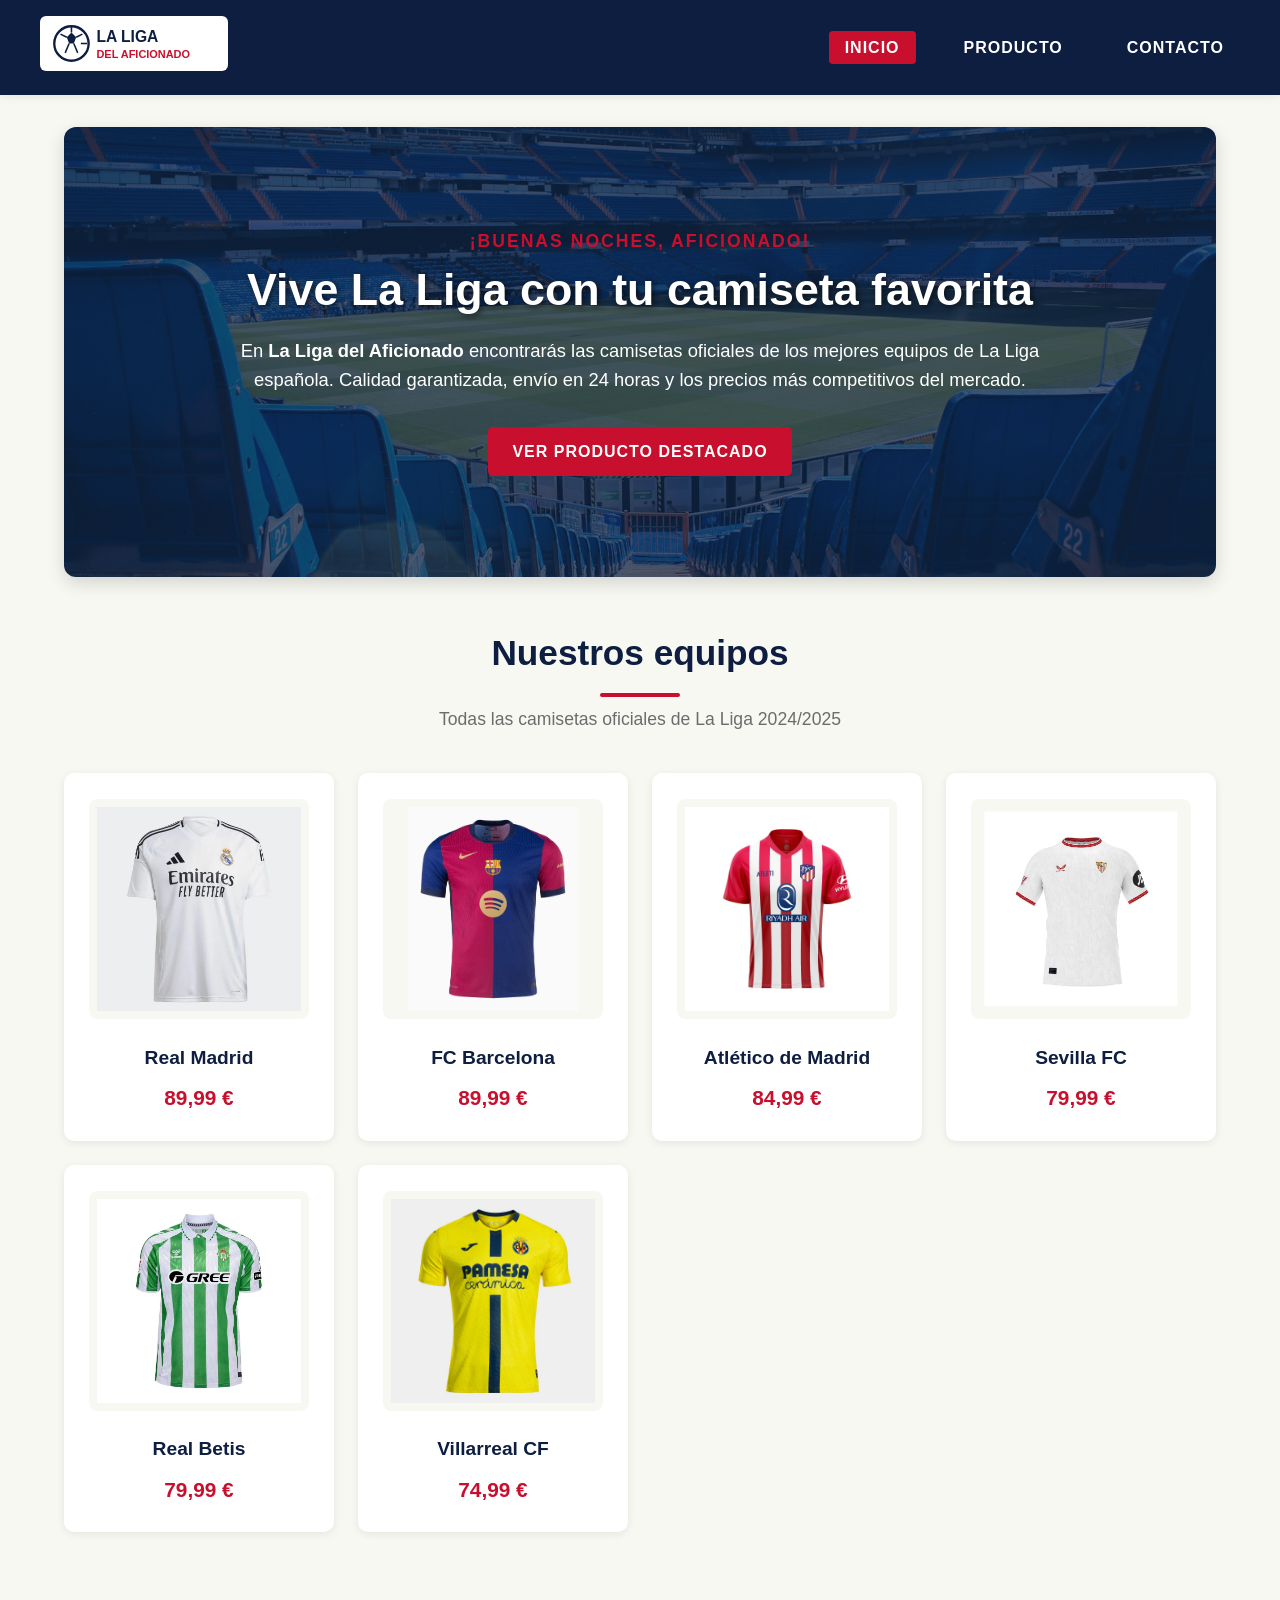
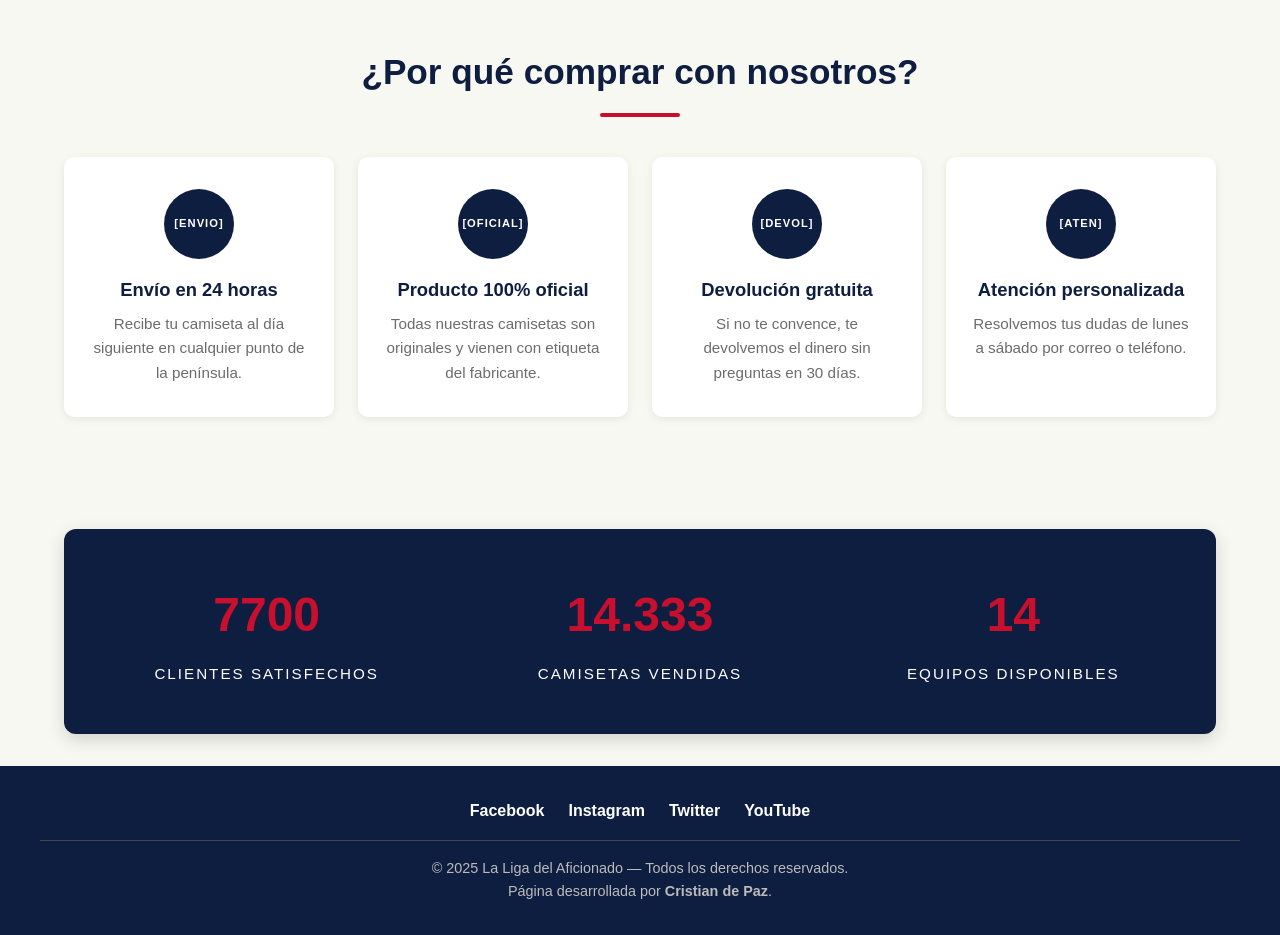
<file: index.html>
<!DOCTYPE html>
<html lang="es">
<head>
    <meta charset="UTF-8">
    <meta name="viewport" content="width=device-width, initial-scale=1.0">
    <title>La Liga del Aficionado | Camisetas oficiales de La Liga</title>
    <meta name="description" content="Tienda online de camisetas de fútbol de los equipos de La Liga española.">
    <meta name="author" content="Cristian de Paz">
    <meta name="keywords" content="ASIR, fútbol, camisetas, La Liga, tienda online, Real Madrid, FC Barcelona, Atlético de Madrid, Sevilla, Real Betis, Villarreal, equipaciones, fútbol español, HTML, CSS, JavaScript">

    <!-- Hojas de estilo: la común y la específica de la portada -->
    <link rel="stylesheet" href="css/comunes.css">
    <link rel="stylesheet" href="css/portada.css">
</head>
<body>

    <!-- ========== CABECERA Y NAVEGACIÓN ========== -->
    <header class="cabecera-principal">
        <div class="contenedor-cabecera">
            <a href="index.html">
                <img src="assets/logo.svg" alt="Logo de La Liga del Aficionado" class="logo-tienda">
            </a>
            <nav>
                <ul class="menu-navegacion">
                    <li><a href="index.html" class="activo">Inicio</a></li>
                    <li><a href="producto.html">Producto</a></li>
                    <li><a href="contacto.html">Contacto</a></li>
                </ul>
            </nav>
        </div>
    </header>

    <!-- ========== CONTENIDO PRINCIPAL ========== -->
    <main class="contenido-principal">

        <!-- Sección Hero: bienvenida e imagen de fondo -->
        <section class="seccion-hero">
            <div class="contenido-hero">
                <p class="saludo-dinamico" id="saludo-dinamico">¡Bienvenido!</p>
                <h1 class="titulo-hero">Vive La Liga con tu camiseta favorita</h1>
                <p class="texto-hero">
                    En <strong>La Liga del Aficionado</strong> encontrarás las camisetas oficiales
                    de los mejores equipos de La Liga española. Calidad garantizada, envío en 24 horas
                    y los precios más competitivos del mercado.
                </p>
                <a href="producto.html" class="boton">Ver producto destacado</a>
            </div>
        </section>

        <!-- Sección de equipos destacados -->
        <section class="seccion-equipos">
            <h2 class="titulo-seccion">Nuestros equipos</h2>
            <p class="subtitulo-seccion">Todas las camisetas oficiales de La Liga 2024/2025</p>

            <div class="rejilla-equipos">

                <article class="tarjeta-equipo">
                    <img src="assets/camiseta-real-madrid.webp" alt="Camiseta del Real Madrid" class="imagen-camiseta">
                    <h3>Real Madrid</h3>
                    <p class="precio-tarjeta">89,99 €</p>
                </article>

                <article class="tarjeta-equipo">
                    <img src="assets/camiseta-barcelona.webp" alt="Camiseta del FC Barcelona" class="imagen-camiseta">
                    <h3>FC Barcelona</h3>
                    <p class="precio-tarjeta">89,99 €</p>
                </article>

                <article class="tarjeta-equipo">
                    <img src="assets/camiseta-atletico.jpg" alt="Camiseta del Atlético de Madrid" class="imagen-camiseta">
                    <h3>Atlético de Madrid</h3>
                    <p class="precio-tarjeta">84,99 €</p>
                </article>

                <article class="tarjeta-equipo">
                    <img src="assets/camiseta-sevilla.png" alt="Camiseta del Sevilla FC" class="imagen-camiseta">
                    <h3>Sevilla FC</h3>
                    <p class="precio-tarjeta">79,99 €</p>
                </article>

                <article class="tarjeta-equipo">
                    <img src="assets/camiseta-betis.webp" alt="Camiseta del Real Betis" class="imagen-camiseta">
                    <h3>Real Betis</h3>
                    <p class="precio-tarjeta">79,99 €</p>
                </article>

                <article class="tarjeta-equipo">
                    <img src="assets/camiseta-villarreal.webp" alt="Camiseta del Villarreal CF" class="imagen-camiseta">
                    <h3>Villarreal CF</h3>
                    <p class="precio-tarjeta">74,99 €</p>
                </article>

            </div>
        </section>

        <!-- Sección de ventajas -->
        <section class="seccion-ventajas">
            <h2 class="titulo-seccion">¿Por qué comprar con nosotros?</h2>
            <div class="rejilla-ventajas">
                <div class="tarjeta-ventaja">
                    <div class="icono-ventaja">[ENVIO]</div>
                    <h3>Envío en 24 horas</h3>
                    <p>Recibe tu camiseta al día siguiente en cualquier punto de la península.</p>
                </div>
                <div class="tarjeta-ventaja">
                    <div class="icono-ventaja">[OFICIAL]</div>
                    <h3>Producto 100% oficial</h3>
                    <p>Todas nuestras camisetas son originales y vienen con etiqueta del fabricante.</p>
                </div>
                <div class="tarjeta-ventaja">
                    <div class="icono-ventaja">[DEVOL]</div>
                    <h3>Devolución gratuita</h3>
                    <p>Si no te convence, te devolvemos el dinero sin preguntas en 30 días.</p>
                </div>
                <div class="tarjeta-ventaja">
                    <div class="icono-ventaja">[ATEN]</div>
                    <h3>Atención personalizada</h3>
                    <p>Resolvemos tus dudas de lunes a sábado por correo o teléfono.</p>
                </div>
            </div>
        </section>

        <!-- Sección de contadores -->
        <section class="seccion-contadores">
            <div class="contador">
                <span class="numero-contador" id="contador-clientes" data-objetivo="10500">0</span>
                <p>Clientes satisfechos</p>
            </div>
            <div class="contador">
                <span class="numero-contador" id="contador-camisetas" data-objetivo="20000">0</span>
                <p>Camisetas vendidas</p>
            </div>
            <div class="contador">
                <span class="numero-contador" id="contador-equipos" data-objetivo="20">0</span>
                <p>Equipos disponibles</p>
            </div>
        </section>

    </main>

    <!-- ========== PIE DE PÁGINA ========== -->
    <footer class="pie-pagina">
        <div class="contenedor-pie">
            <ul class="redes-sociales">
                <li><a href="#">Facebook</a></li>
                <li><a href="#">Instagram</a></li>
                <li><a href="#">Twitter</a></li>
                <li><a href="#">YouTube</a></li>
            </ul>
            <p class="derechos-reservados">
                &copy; 2025 La Liga del Aficionado — Todos los derechos reservados.<br>
                Página desarrollada por <strong>Cristian de Paz</strong>.
            </p>
        </div>
    </footer>

    <!-- Script específico de la portada -->
    <script src="js/portada.js"></script>
</body>
</html>
</file>
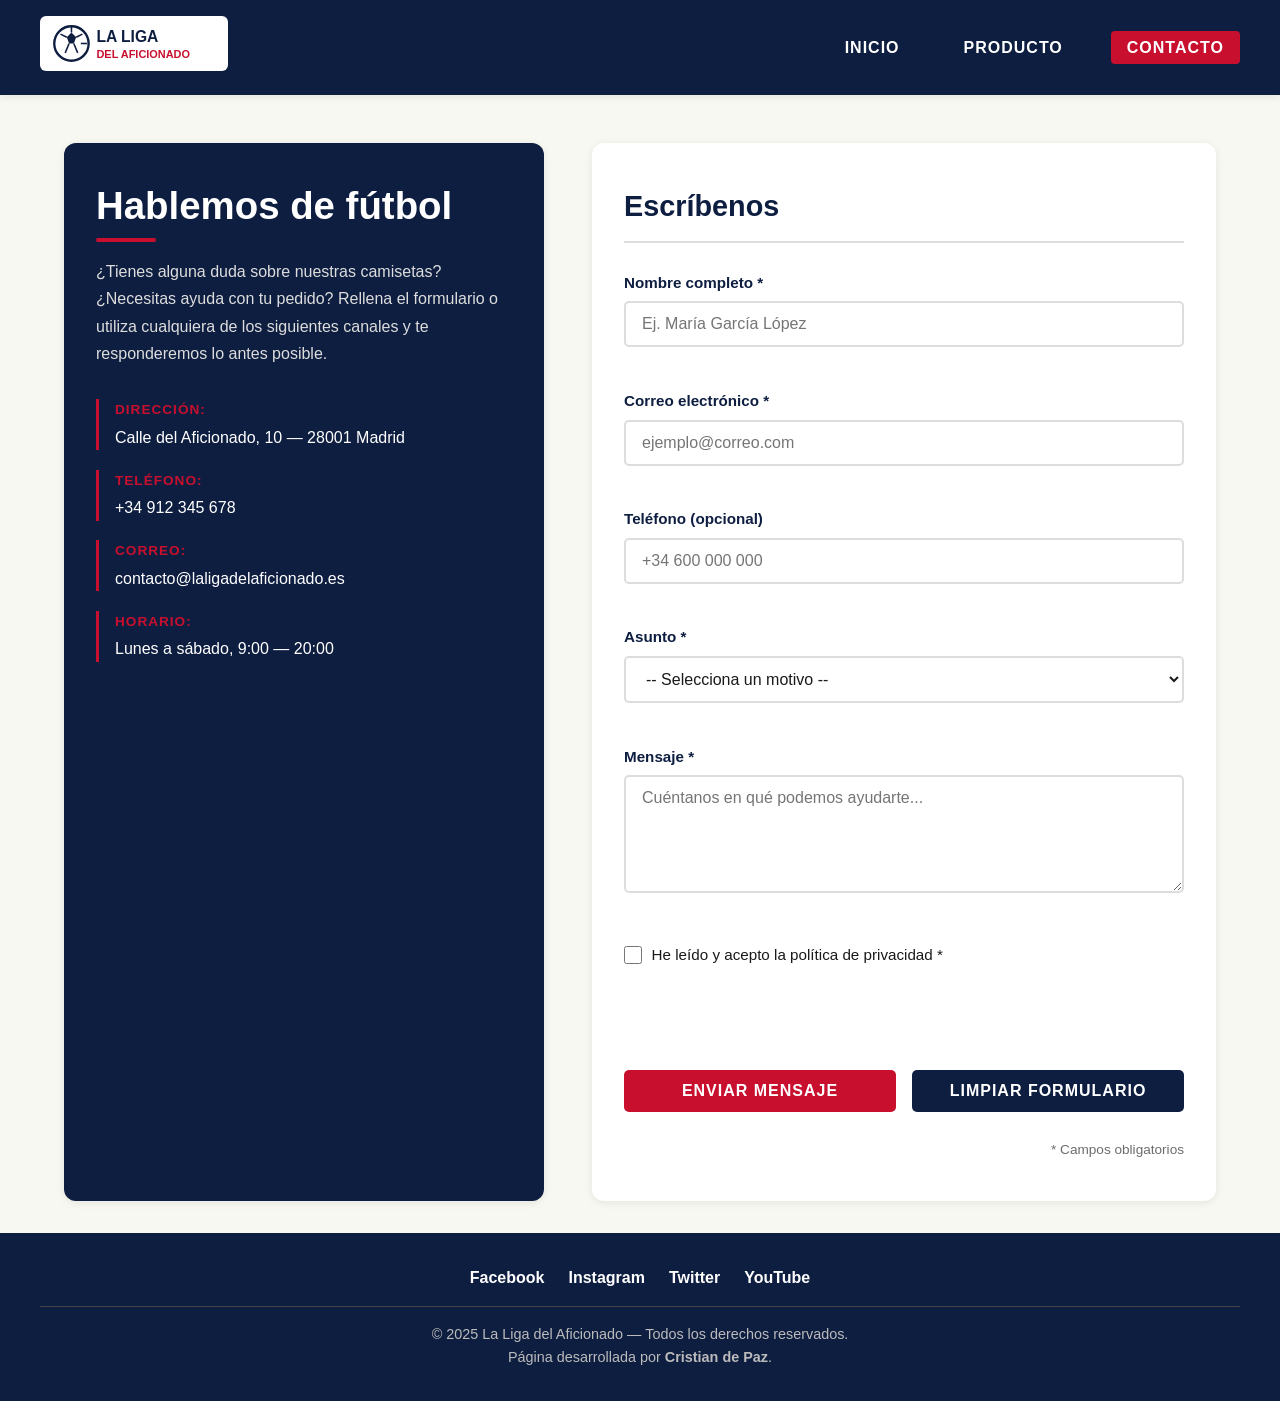
<file: contacto.html>
<!DOCTYPE html>
<html lang="es">
<head>
    <meta charset="UTF-8">
    <meta name="viewport" content="width=device-width, initial-scale=1.0">
    <title>Contacto | La Liga del Aficionado</title>
    <meta name="description" content="Ponte en contacto con La Liga del Aficionado. Atendemos tus dudas en menos de 24 horas.">
    <meta name="author" content="Cristian de Paz">
    <meta name="keywords" content="ASIR, fútbol, camisetas, La Liga, contacto, atención al cliente, formulario, dudas, soporte, tienda online, HTML, CSS, JavaScript">

    <!-- Hojas de estilo: la común y la específica del contacto -->
    <link rel="stylesheet" href="css/comunes.css">
    <link rel="stylesheet" href="css/contacto.css">
</head>
<body>

    <!-- ========== CABECERA Y NAVEGACIÓN ========== -->
    <header class="cabecera-principal">
        <div class="contenedor-cabecera">
            <a href="index.html">
                <img src="assets/logo.svg" alt="Logo de La Liga del Aficionado" class="logo-tienda">
            </a>
            <nav>
                <ul class="menu-navegacion">
                    <li><a href="index.html">Inicio</a></li>
                    <li><a href="producto.html">Producto</a></li>
                    <li><a href="contacto.html" class="activo">Contacto</a></li>
                </ul>
            </nav>
        </div>
    </header>

    <!-- ========== CONTENIDO PRINCIPAL ========== -->
    <main class="contenido-principal">

        <section class="seccion-contacto">

            <!-- Información de contacto -->
            <div class="informacion-contacto">
                <h1 class="titulo-contacto">Hablemos de fútbol</h1>
                <p class="texto-contacto">
                    ¿Tienes alguna duda sobre nuestras camisetas? ¿Necesitas ayuda con tu pedido?
                    Rellena el formulario o utiliza cualquiera de los siguientes canales y te
                    responderemos lo antes posible.
                </p>

                <ul class="lista-datos-contacto">
                    <li>
                        <span class="etiqueta-dato">Dirección:</span>
                        <span>Calle del Aficionado, 10 — 28001 Madrid</span>
                    </li>
                    <li>
                        <span class="etiqueta-dato">Teléfono:</span>
                        <span>+34 912 345 678</span>
                    </li>
                    <li>
                        <span class="etiqueta-dato">Correo:</span>
                        <span>contacto@laligadelaficionado.es</span>
                    </li>
                    <li>
                        <span class="etiqueta-dato">Horario:</span>
                        <span>Lunes a sábado, 9:00 — 20:00</span>
                    </li>
                </ul>
            </div>

            <!-- Formulario de contacto -->
            <form class="formulario-contacto"
                  id="formulario-contacto"
                  novalidate>
                <h2 class="titulo-formulario">Escríbenos</h2>

                <!-- Nombre -->
                <div class="grupo-campo">
                    <label for="campo-nombre">Nombre completo *</label>
                    <input type="text"
                           id="campo-nombre"
                           name="nombre"
                           placeholder="Ej. María García López">
                    <span class="error-campo" id="error-nombre"></span>
                </div>

                <!-- Correo electrónico -->
                <div class="grupo-campo">
                    <label for="campo-email">Correo electrónico *</label>
                    <input type="email"
                           id="campo-email"
                           name="email"
                           placeholder="ejemplo@correo.com">
                    <span class="error-campo" id="error-email"></span>
                </div>

                <!-- Teléfono (opcional) -->
                <div class="grupo-campo">
                    <label for="campo-telefono">Teléfono (opcional)</label>
                    <input type="tel"
                           id="campo-telefono"
                           name="telefono"
                           placeholder="+34 600 000 000">
                    <span class="error-campo" id="error-telefono"></span>
                </div>

                <!-- Asunto -->
                <div class="grupo-campo">
                    <label for="campo-asunto">Asunto *</label>
                    <select id="campo-asunto" name="asunto">
                        <option value="">-- Selecciona un motivo --</option>
                        <option value="pedido">Consulta sobre un pedido</option>
                        <option value="producto">Información de un producto</option>
                        <option value="devolucion">Devolución o cambio</option>
                        <option value="sugerencia">Sugerencia o queja</option>
                        <option value="otro">Otro</option>
                    </select>
                    <span class="error-campo" id="error-asunto"></span>
                </div>

                <!-- Mensaje -->
                <div class="grupo-campo">
                    <label for="campo-mensaje">Mensaje *</label>
                    <textarea id="campo-mensaje"
                              name="mensaje"
                              rows="5"
                              placeholder="Cuéntanos en qué podemos ayudarte..."></textarea>
                    <span class="error-campo" id="error-mensaje"></span>
                </div>

                <!-- Política de privacidad -->
                <div class="grupo-checkbox">
                    <input type="checkbox" id="campo-politica" name="politica">
                    <label for="campo-politica">
                        He leído y acepto la política de privacidad *
                    </label>
                    <span class="error-campo" id="error-politica"></span>
                </div>

                <!-- Mensaje global de éxito o error -->
                <p class="mensaje-global" id="mensaje-global"></p>

                <!-- Botones -->
                <div class="botones-formulario">
                    <button type="submit" class="boton" id="boton-enviar">Enviar mensaje</button>
                    <button type="reset" class="boton boton-secundario" id="boton-limpiar">Limpiar formulario</button>
                </div>

                <p class="nota-obligatorios">* Campos obligatorios</p>
            </form>

        </section>

    </main>

    <!-- ========== PIE DE PÁGINA ========== -->
    <footer class="pie-pagina">
        <div class="contenedor-pie">
            <ul class="redes-sociales">
                <li><a href="#">Facebook</a></li>
                <li><a href="#">Instagram</a></li>
                <li><a href="#">Twitter</a></li>
                <li><a href="#">YouTube</a></li>
            </ul>
            <p class="derechos-reservados">
                &copy; 2025 La Liga del Aficionado — Todos los derechos reservados.<br>
                Página desarrollada por <strong>Cristian de Paz</strong>.
            </p>
        </div>
    </footer>

    <!-- Script específico del formulario de contacto -->
    <script src="js/contacto.js"></script>
</body>
</html>
</file>
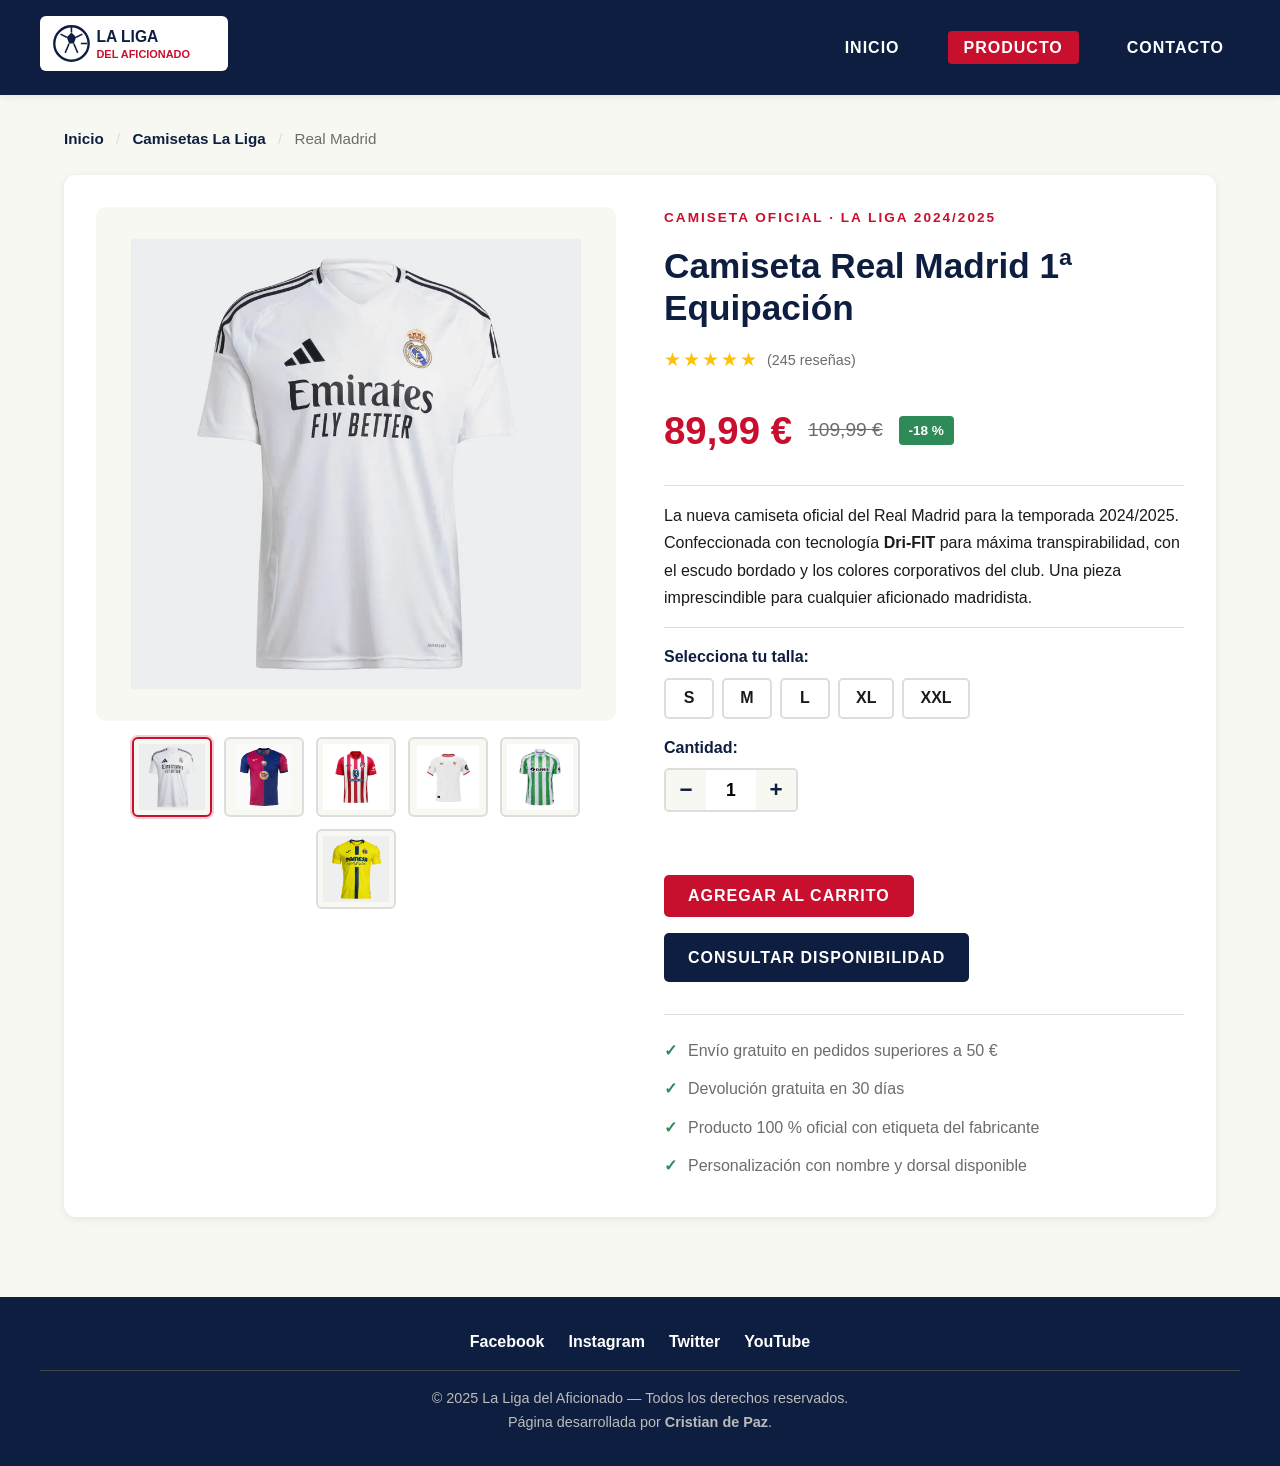
<file: producto.html>
<!DOCTYPE html>
<html lang="es">
<head>
    <meta charset="UTF-8">
    <meta name="viewport" content="width=device-width, initial-scale=1.0">
    <title>Camiseta Real Madrid 2024/2025 | La Liga del Aficionado</title>
    <meta name="description" content="Camiseta oficial del Real Madrid temporada 2024/2025. Disponible en todas las tallas.">
    <meta name="author" content="Cristian de Paz">
    <meta name="keywords" content="ASIR, fútbol, camisetas, La Liga, Real Madrid, equipación 2024/2025, tienda online, talla, dorsal, primera equipación, comprar camiseta, HTML, CSS, JavaScript">

    <!-- Hojas de estilo: la común y la específica del producto -->
    <link rel="stylesheet" href="css/comunes.css">
    <link rel="stylesheet" href="css/producto.css">
</head>
<body>

    <!-- ========== CABECERA Y NAVEGACIÓN ========== -->
    <header class="cabecera-principal">
        <div class="contenedor-cabecera">
            <a href="index.html">
                <img src="assets/logo.svg" alt="Logo de La Liga del Aficionado" class="logo-tienda">
            </a>
            <nav>
                <ul class="menu-navegacion">
                    <li><a href="index.html">Inicio</a></li>
                    <li><a href="producto.html" class="activo">Producto</a></li>
                    <li><a href="contacto.html">Contacto</a></li>
                </ul>
            </nav>
        </div>
    </header>

    <!-- ========== CONTENIDO PRINCIPAL ========== -->
    <main class="contenido-principal">

        <!-- Migas de pan (breadcrumb) -->
        <nav class="migas-pan">
            <a href="index.html">Inicio</a>
            <span class="separador-migas">/</span>
            <a href="index.html">Camisetas La Liga</a>
            <span class="separador-migas">/</span>
            <span>Real Madrid</span>
        </nav>

        <!-- Detalle del producto -->
        <section class="detalle-producto">

            <!-- Galería de imágenes -->
            <div class="galeria-producto">
                <div class="imagen-principal-wrapper">
                    <img src="assets/camiseta-real-madrid.webp"
                         alt="Camiseta del Real Madrid 2024/2025"
                         id="imagen-principal-producto"
                         class="imagen-principal-producto">
                </div>

                <!-- Miniaturas de otros equipos como sugerencia -->
                <div class="miniaturas-galeria">
                    <img src="assets/camiseta-real-madrid.webp"
                         alt="Vista frontal"
                         class="miniatura-galeria activa"
                         data-imagen="assets/camiseta-real-madrid.webp">
                    <img src="assets/camiseta-barcelona.webp"
                         alt="Camiseta del Barcelona"
                         class="miniatura-galeria"
                         data-imagen="assets/camiseta-barcelona.webp">
                    <img src="assets/camiseta-atletico.jpg"
                         alt="Camiseta del Atlético"
                         class="miniatura-galeria"
                         data-imagen="assets/camiseta-atletico.jpg">
                    <img src="assets/camiseta-sevilla.png"
                         alt="Camiseta del Sevilla"
                         class="miniatura-galeria"
                         data-imagen="assets/camiseta-sevilla.png">
                    <img src="assets/camiseta-betis.webp"
                         alt="Camiseta del Real Betis"
                         class="miniatura-galeria"
                         data-imagen="assets/camiseta-betis.webp">
                    <img src="assets/camiseta-villarreal.webp"
                         alt="Camiseta del Villarreal"
                         class="miniatura-galeria"
                         data-imagen="assets/camiseta-villarreal.webp">
                </div>
            </div>

            <!-- Información del producto -->
            <div class="informacion-producto">
                <p class="categoria-producto">Camiseta oficial · La Liga 2024/2025</p>
                <h1 class="nombre-producto">Camiseta Real Madrid 1ª Equipación</h1>

                <div class="valoracion-producto">
                    <span class="estrellas">★★★★★</span>
                    <span class="numero-resenas">(245 reseñas)</span>
                </div>

                <p class="precio-producto">
                    <span class="precio-actual">89,99 €</span>
                    <span class="precio-anterior">109,99 €</span>
                    <span class="etiqueta-rebaja">-18 %</span>
                </p>

                <p class="descripcion-producto">
                    La nueva camiseta oficial del Real Madrid para la temporada 2024/2025.
                    Confeccionada con tecnología <strong>Dri-FIT</strong> para máxima
                    transpirabilidad, con el escudo bordado y los colores corporativos
                    del club. Una pieza imprescindible para cualquier aficionado madridista.
                </p>

                <!-- Selector de talla -->
                <div class="selector-tallas">
                    <p class="etiqueta-selector">Selecciona tu talla:</p>
                    <div class="lista-tallas" id="lista-tallas">
                        <button class="boton-talla" data-talla="S">S</button>
                        <button class="boton-talla" data-talla="M">M</button>
                        <button class="boton-talla" data-talla="L">L</button>
                        <button class="boton-talla" data-talla="XL">XL</button>
                        <button class="boton-talla" data-talla="XXL">XXL</button>
                    </div>
                </div>

                <!-- Selector de cantidad -->
                <div class="selector-cantidad">
                    <p class="etiqueta-selector">Cantidad:</p>
                    <div class="control-cantidad">
                        <button class="boton-cantidad" id="boton-restar" type="button">−</button>
                        <input type="text" id="entrada-cantidad" value="1" readonly>
                        <button class="boton-cantidad" id="boton-sumar" type="button">+</button>
                    </div>
                </div>

                <!-- Aviso para mostrar mensajes al usuario -->
                <p class="mensaje-aviso" id="mensaje-aviso"></p>

                <!-- Botones de acción -->
                <div class="botones-accion">
                    <button class="boton" id="boton-agregar-carrito">Agregar al carrito</button>
                    <a href="contacto.html" class="boton boton-secundario">Consultar disponibilidad</a>
                </div>

                <!-- Información extra -->
                <ul class="lista-caracteristicas">
                    <li>Envío gratuito en pedidos superiores a 50 €</li>
                    <li>Devolución gratuita en 30 días</li>
                    <li>Producto 100 % oficial con etiqueta del fabricante</li>
                    <li>Personalización con nombre y dorsal disponible</li>
                </ul>
            </div>

        </section>

    </main>

    <!-- ========== PIE DE PÁGINA ========== -->
    <footer class="pie-pagina">
        <div class="contenedor-pie">
            <ul class="redes-sociales">
                <li><a href="#">Facebook</a></li>
                <li><a href="#">Instagram</a></li>
                <li><a href="#">Twitter</a></li>
                <li><a href="#">YouTube</a></li>
            </ul>
            <p class="derechos-reservados">
                &copy; 2025 La Liga del Aficionado — Todos los derechos reservados.<br>
                Página desarrollada por <strong>Cristian de Paz</strong>.
            </p>
        </div>
    </footer>

    <!-- Script específico de la página de producto -->
    <script src="js/producto.js"></script>
</body>
</html>
</file>
<file: css/comunes.css>
/* =========================================================
   ESTILOS COMUNES — La Liga del Aficionado
   Hoja de estilos compartida por las tres páginas:
   contiene la paleta de colores, tipografía, cabecera,
   barra de navegación y pie de página.
   ========================================================= */

/* --- Reinicio básico de márgenes y bordes --- */
* {
    margin: 0;
    padding: 0;
    box-sizing: border-box;
}

/* --- Variables globales (paleta de la tienda) --- */
:root {
    --color-principal: #0E1E40;   /* Azul marino tipo escudo */
    --color-acento: #C8102E;      /* Rojo La Liga */
    --color-secundario: #2E8B57;  /* Verde césped */
    --color-claro: #F8F8F2;       /* Blanco hueso (fondo) */
    --color-oscuro: #1A1A1A;      /* Casi negro (textos) */
    --color-gris: #6C6C6C;        /* Gris para textos secundarios */
    --color-borde: #DDD;
    --sombra-suave: 0 2px 8px rgba(0, 0, 0, 0.08);
    --sombra-fuerte: 0 6px 18px rgba(0, 0, 0, 0.15);
    --transicion: 0.25s ease-in-out;
}

/* --- Cuerpo de la página --- */
body {
    font-family: "Segoe UI", Tahoma, Geneva, Verdana, sans-serif;
    background-color: var(--color-claro);
    color: var(--color-oscuro);
    line-height: 1.6;
    min-height: 100vh;
    display: flex;
    flex-direction: column;
}

/* --- Cabecera --- */
.cabecera-principal {
    background-color: var(--color-principal);
    color: white;
    padding: 1rem 2rem;
    box-shadow: var(--sombra-suave);
    position: sticky;
    top: 0;
    z-index: 100;
}

.contenedor-cabecera {
    max-width: 1200px;
    margin: 0 auto;
    display: flex;
    justify-content: space-between;
    align-items: center;
    flex-wrap: wrap;
    gap: 1rem;
}

.logo-tienda {
    height: 55px;
    width: auto;
    background-color: white;
    border-radius: 6px;
    padding: 4px 8px;
}

/* --- Barra de navegación --- */
.menu-navegacion {
    display: flex;
    list-style: none;
    gap: 2rem;
}

.menu-navegacion a {
    color: white;
    text-decoration: none;
    font-weight: bold;
    font-size: 1rem;
    text-transform: uppercase;
    letter-spacing: 1px;
    padding: 0.5rem 1rem;
    border-radius: 4px;
    transition: var(--transicion);
}

.menu-navegacion a:hover {
    background-color: var(--color-acento);
    color: white;
}

.menu-navegacion a.activo {
    background-color: var(--color-acento);
}

/* --- Contenedor principal (main) --- */
.contenido-principal {
    flex: 1;
    max-width: 1200px;
    width: 100%;
    margin: 0 auto;
    padding: 2rem 1.5rem;
}

/* --- Botones genéricos --- */
.boton {
    display: inline-block;
    background-color: var(--color-acento);
    color: white;
    padding: 0.75rem 1.5rem;
    border: none;
    border-radius: 5px;
    font-size: 1rem;
    font-weight: bold;
    text-transform: uppercase;
    letter-spacing: 1px;
    cursor: pointer;
    text-decoration: none;
    transition: var(--transicion);
}

.boton:hover {
    background-color: #9B0C24;
    transform: translateY(-2px);
    box-shadow: var(--sombra-fuerte);
}

.boton-secundario {
    background-color: var(--color-principal);
}

.boton-secundario:hover {
    background-color: #061027;
}

/* --- Pie de página --- */
.pie-pagina {
    background-color: var(--color-principal);
    color: white;
    padding: 2rem 1rem;
    margin-top: auto;
    text-align: center;
}

.contenedor-pie {
    max-width: 1200px;
    margin: 0 auto;
    display: flex;
    flex-direction: column;
    gap: 1rem;
    align-items: center;
}

.redes-sociales {
    display: flex;
    gap: 1.5rem;
    list-style: none;
}

.redes-sociales a {
    color: white;
    text-decoration: none;
    font-weight: bold;
    transition: var(--transicion);
}

.redes-sociales a:hover {
    color: var(--color-acento);
}

.derechos-reservados {
    font-size: 0.9rem;
    color: #BBB;
    border-top: 1px solid #444;
    padding-top: 1rem;
    width: 100%;
}

/* --- Adaptación para pantallas pequeñas --- */
@media (max-width: 700px) {
    .contenedor-cabecera {
        flex-direction: column;
        text-align: center;
    }

    .menu-navegacion {
        gap: 0.5rem;
        flex-wrap: wrap;
        justify-content: center;
    }

    .menu-navegacion a {
        font-size: 0.85rem;
        padding: 0.4rem 0.7rem;
    }
}
</file>
<file: css/portada.css>
/* =========================================================
   ESTILOS DE LA PORTADA (index.html)
   Hero, rejilla de equipos, ventajas y contadores
   ========================================================= */

/* --- Sección Hero --- */
.seccion-hero {
    position: relative;
    min-height: 450px;
    border-radius: 12px;
    overflow: hidden;
    margin-bottom: 3rem;
    background-image:
        linear-gradient(rgba(14, 30, 64, 0.7), rgba(14, 30, 64, 0.7)),
        url('../assets/banner-portada.jpg');
    background-size: cover;
    background-position: center;
    display: flex;
    align-items: center;
    justify-content: center;
    color: white;
    text-align: center;
    padding: 3rem 2rem;
    box-shadow: var(--sombra-fuerte);
}

.contenido-hero {
    max-width: 800px;
}

.saludo-dinamico {
    font-size: 1.1rem;
    font-weight: bold;
    color: var(--color-acento);
    text-transform: uppercase;
    letter-spacing: 2px;
    margin-bottom: 0.5rem;
}

.titulo-hero {
    font-size: 2.8rem;
    margin-bottom: 1.2rem;
    text-shadow: 2px 2px 6px rgba(0, 0, 0, 0.6);
    line-height: 1.2;
}

.texto-hero {
    font-size: 1.15rem;
    margin-bottom: 2rem;
    line-height: 1.6;
}

/* --- Sección de equipos --- */
.seccion-equipos {
    margin-bottom: 4rem;
}

.titulo-seccion {
    font-size: 2.2rem;
    color: var(--color-principal);
    text-align: center;
    margin-bottom: 0.5rem;
    position: relative;
    padding-bottom: 1rem;
}

.titulo-seccion::after {
    content: '';
    position: absolute;
    bottom: 0;
    left: 50%;
    transform: translateX(-50%);
    width: 80px;
    height: 4px;
    background-color: var(--color-acento);
    border-radius: 2px;
}

.subtitulo-seccion {
    text-align: center;
    color: var(--color-gris);
    font-size: 1.1rem;
    margin-bottom: 2.5rem;
}

.rejilla-equipos {
    display: grid;
    grid-template-columns: repeat(auto-fit, minmax(220px, 1fr));
    gap: 1.5rem;
}

.tarjeta-equipo {
    background-color: white;
    border-radius: 10px;
    padding: 1.5rem 1rem;
    text-align: center;
    box-shadow: var(--sombra-suave);
    border: 2px solid transparent;
    transition: var(--transicion);
    cursor: pointer;
}

.tarjeta-equipo:hover {
    transform: translateY(-8px);
    box-shadow: var(--sombra-fuerte);
    border-color: var(--color-acento);
}

.imagen-camiseta {
    width: 100%;
    max-width: 220px;
    aspect-ratio: 1 / 1;
    object-fit: contain;
    background-color: var(--color-claro);
    border-radius: 8px;
    padding: 0.5rem;
    margin-bottom: 1rem;
}

.tarjeta-equipo h3 {
    color: var(--color-principal);
    font-size: 1.2rem;
    margin-bottom: 0.5rem;
}

.precio-tarjeta {
    color: var(--color-acento);
    font-weight: bold;
    font-size: 1.3rem;
}

/* --- Sección de ventajas --- */
.seccion-ventajas {
    margin-bottom: 4rem;
    padding: 3rem 0;
}

.rejilla-ventajas {
    display: grid;
    grid-template-columns: repeat(auto-fit, minmax(220px, 1fr));
    gap: 1.5rem;
    margin-top: 2.5rem;
}

.tarjeta-ventaja {
    background-color: white;
    padding: 2rem 1.5rem;
    border-radius: 10px;
    text-align: center;
    box-shadow: var(--sombra-suave);
    transition: var(--transicion);
}

.tarjeta-ventaja:hover {
    transform: translateY(-5px);
    box-shadow: var(--sombra-fuerte);
}

.icono-ventaja {
    background-color: var(--color-principal);
    color: white;
    width: 70px;
    height: 70px;
    border-radius: 50%;
    margin: 0 auto 1rem;
    display: flex;
    align-items: center;
    justify-content: center;
    font-size: 0.7rem;
    font-weight: bold;
    letter-spacing: 1px;
}

.tarjeta-ventaja h3 {
    color: var(--color-principal);
    margin-bottom: 0.5rem;
    font-size: 1.15rem;
}

.tarjeta-ventaja p {
    color: var(--color-gris);
    font-size: 0.95rem;
}

/* --- Sección de contadores --- */
.seccion-contadores {
    background-color: var(--color-principal);
    border-radius: 12px;
    padding: 3rem 2rem;
    display: grid;
    grid-template-columns: repeat(auto-fit, minmax(180px, 1fr));
    gap: 2rem;
    text-align: center;
    color: white;
    box-shadow: var(--sombra-fuerte);
}

.numero-contador {
    display: block;
    font-size: 3rem;
    font-weight: bold;
    color: var(--color-acento);
    margin-bottom: 0.5rem;
}

.contador p {
    text-transform: uppercase;
    letter-spacing: 2px;
    font-size: 0.95rem;
}

/* --- Adaptación móvil --- */
@media (max-width: 700px) {
    .titulo-hero {
        font-size: 1.8rem;
    }

    .texto-hero {
        font-size: 1rem;
    }

    .titulo-seccion {
        font-size: 1.6rem;
    }

    .numero-contador {
        font-size: 2.2rem;
    }
}
</file>
<file: css/contacto.css>
/* =========================================================
   ESTILOS DE LA PÁGINA DE CONTACTO (contacto.html)
   ========================================================= */

/* --- Contenedor general en dos columnas --- */
.seccion-contacto {
    display: grid;
    grid-template-columns: 1fr 1.3fr;
    gap: 3rem;
    margin-top: 1rem;
}

/* --- Información de contacto (columna izquierda) --- */
.informacion-contacto {
    background-color: var(--color-principal);
    color: white;
    padding: 2.5rem 2rem;
    border-radius: 12px;
    box-shadow: var(--sombra-suave);
}

.titulo-contacto {
    font-size: 2.4rem;
    margin-bottom: 1rem;
    line-height: 1.2;
}

.titulo-contacto::after {
    content: '';
    display: block;
    width: 60px;
    height: 4px;
    background-color: var(--color-acento);
    margin-top: 0.6rem;
    border-radius: 2px;
}

.texto-contacto {
    line-height: 1.7;
    margin-bottom: 2rem;
    color: #DDD;
}

.lista-datos-contacto {
    list-style: none;
    display: flex;
    flex-direction: column;
    gap: 1.2rem;
}

.lista-datos-contacto li {
    display: flex;
    flex-direction: column;
    gap: 0.25rem;
    padding-left: 1rem;
    border-left: 3px solid var(--color-acento);
}

.etiqueta-dato {
    font-weight: bold;
    text-transform: uppercase;
    font-size: 0.85rem;
    color: var(--color-acento);
    letter-spacing: 1px;
}

/* --- Formulario (columna derecha) --- */
.formulario-contacto {
    background-color: white;
    padding: 2.5rem 2rem;
    border-radius: 12px;
    box-shadow: var(--sombra-suave);
    display: flex;
    flex-direction: column;
    gap: 1.2rem;
}

.titulo-formulario {
    font-size: 1.8rem;
    color: var(--color-principal);
    margin-bottom: 0.5rem;
    padding-bottom: 0.8rem;
    border-bottom: 2px solid var(--color-borde);
}

/* --- Grupo de campos: etiqueta + input + error --- */
.grupo-campo {
    display: flex;
    flex-direction: column;
    gap: 0.4rem;
}

.grupo-campo label {
    font-weight: bold;
    color: var(--color-principal);
    font-size: 0.95rem;
}

.grupo-campo input,
.grupo-campo select,
.grupo-campo textarea {
    padding: 0.75rem 1rem;
    border: 2px solid var(--color-borde);
    border-radius: 5px;
    font-size: 1rem;
    font-family: inherit;
    background-color: white;
    color: var(--color-oscuro);
    transition: var(--transicion);
}

.grupo-campo input:focus,
.grupo-campo select:focus,
.grupo-campo textarea:focus {
    outline: none;
    border-color: var(--color-principal);
    box-shadow: 0 0 0 3px rgba(14, 30, 64, 0.1);
}

.grupo-campo textarea {
    resize: vertical;
    min-height: 100px;
}

/* --- Estado de error en los campos --- */
.grupo-campo input.invalido,
.grupo-campo select.invalido,
.grupo-campo textarea.invalido {
    border-color: var(--color-acento);
    background-color: #FFF6F7;
}

.error-campo {
    color: var(--color-acento);
    font-size: 0.85rem;
    font-weight: bold;
    min-height: 1rem;
}

/* --- Casilla de aceptación --- */
.grupo-checkbox {
    display: flex;
    flex-wrap: wrap;
    align-items: center;
    gap: 0.6rem;
    padding: 0.5rem 0;
}

.grupo-checkbox input[type="checkbox"] {
    width: 18px;
    height: 18px;
    cursor: pointer;
    accent-color: var(--color-acento);
}

.grupo-checkbox label {
    cursor: pointer;
    color: var(--color-oscuro);
    font-size: 0.95rem;
}

.grupo-checkbox .error-campo {
    width: 100%;
}

/* --- Mensaje global (resultado del envío) --- */
.mensaje-global {
    min-height: 1.4rem;
    text-align: center;
    font-weight: bold;
    padding: 0.5rem;
    border-radius: 5px;
    transition: var(--transicion);
}

.mensaje-global.error-global {
    background-color: #FFEBEC;
    color: var(--color-acento);
    border: 1px solid var(--color-acento);
}

.mensaje-global.exito-global {
    background-color: #E8F5E9;
    color: var(--color-secundario);
    border: 1px solid var(--color-secundario);
}

/* --- Botones del formulario --- */
.botones-formulario {
    display: flex;
    gap: 1rem;
    flex-wrap: wrap;
    margin-top: 0.5rem;
}

.botones-formulario .boton {
    flex: 1;
    min-width: 150px;
}

.nota-obligatorios {
    font-size: 0.85rem;
    color: var(--color-gris);
    text-align: right;
    margin-top: 0.5rem;
}

/* --- Adaptación móvil --- */
@media (max-width: 850px) {
    .seccion-contacto {
        grid-template-columns: 1fr;
        gap: 2rem;
    }

    .informacion-contacto,
    .formulario-contacto {
        padding: 1.8rem 1.5rem;
    }

    .titulo-contacto {
        font-size: 1.8rem;
    }

    .titulo-formulario {
        font-size: 1.4rem;
    }
}
</file>
<file: css/producto.css>
/* =========================================================
   ESTILOS DE LA PÁGINA DE PRODUCTO (producto.html)
   ========================================================= */

/* --- Migas de pan --- */
.migas-pan {
    margin-bottom: 1.5rem;
    font-size: 0.95rem;
    color: var(--color-gris);
}

.migas-pan a {
    color: var(--color-principal);
    text-decoration: none;
    font-weight: bold;
    transition: var(--transicion);
}

.migas-pan a:hover {
    color: var(--color-acento);
}

.separador-migas {
    margin: 0 0.5rem;
    color: var(--color-borde);
}

/* --- Layout principal: dos columnas --- */
.detalle-producto {
    display: grid;
    grid-template-columns: 1fr 1fr;
    gap: 3rem;
    background-color: white;
    padding: 2rem;
    border-radius: 12px;
    box-shadow: var(--sombra-suave);
    margin-bottom: 3rem;
}

/* --- Galería de imágenes --- */
.galeria-producto {
    display: flex;
    flex-direction: column;
    gap: 1rem;
}

.imagen-principal-wrapper {
    background-color: var(--color-claro);
    border-radius: 10px;
    padding: 2rem;
    display: flex;
    align-items: center;
    justify-content: center;
    min-height: 400px;
}

.imagen-principal-producto {
    width: 100%;
    max-width: 450px;
    aspect-ratio: 1 / 1;
    object-fit: contain;
    transition: transform 0.3s ease-in-out;
}

.imagen-principal-producto:hover {
    transform: scale(1.05);
}

.miniaturas-galeria {
    display: flex;
    gap: 0.75rem;
    justify-content: center;
    flex-wrap: wrap;
}

.miniatura-galeria {
    width: 80px;
    height: 80px;
    object-fit: contain;
    background-color: var(--color-claro);
    padding: 5px;
    border-radius: 6px;
    border: 2px solid var(--color-borde);
    cursor: pointer;
    transition: var(--transicion);
}

.miniatura-galeria:hover {
    border-color: var(--color-acento);
    transform: translateY(-3px);
}

.miniatura-galeria.activa {
    border-color: var(--color-acento);
    box-shadow: 0 0 0 2px rgba(200, 16, 46, 0.2);
}

/* --- Información del producto --- */
.informacion-producto {
    display: flex;
    flex-direction: column;
    gap: 1rem;
}

.categoria-producto {
    color: var(--color-acento);
    text-transform: uppercase;
    font-size: 0.85rem;
    letter-spacing: 2px;
    font-weight: bold;
}

.nombre-producto {
    font-size: 2.2rem;
    color: var(--color-principal);
    line-height: 1.2;
}

.valoracion-producto {
    display: flex;
    align-items: center;
    gap: 0.5rem;
}

.estrellas {
    color: #FFC107;
    font-size: 1.2rem;
    letter-spacing: 2px;
}

.numero-resenas {
    color: var(--color-gris);
    font-size: 0.9rem;
}

/* --- Precio --- */
.precio-producto {
    display: flex;
    align-items: center;
    gap: 1rem;
    margin: 0.5rem 0;
}

.precio-actual {
    font-size: 2.4rem;
    color: var(--color-acento);
    font-weight: bold;
}

.precio-anterior {
    font-size: 1.2rem;
    color: var(--color-gris);
    text-decoration: line-through;
}

.etiqueta-rebaja {
    background-color: var(--color-secundario);
    color: white;
    padding: 0.25rem 0.6rem;
    border-radius: 4px;
    font-size: 0.85rem;
    font-weight: bold;
}

.descripcion-producto {
    color: var(--color-oscuro);
    line-height: 1.7;
    padding: 1rem 0;
    border-top: 1px solid var(--color-borde);
    border-bottom: 1px solid var(--color-borde);
}

/* --- Selectores (talla y cantidad) --- */
.etiqueta-selector {
    font-weight: bold;
    color: var(--color-principal);
    margin-bottom: 0.5rem;
}

.lista-tallas {
    display: flex;
    gap: 0.5rem;
    flex-wrap: wrap;
}

.boton-talla {
    background-color: white;
    border: 2px solid var(--color-borde);
    color: var(--color-oscuro);
    padding: 0.6rem 1rem;
    min-width: 50px;
    font-size: 1rem;
    font-weight: bold;
    border-radius: 5px;
    cursor: pointer;
    transition: var(--transicion);
}

.boton-talla:hover {
    border-color: var(--color-principal);
    background-color: var(--color-claro);
}

.boton-talla.seleccionada {
    background-color: var(--color-principal);
    color: white;
    border-color: var(--color-principal);
}

/* --- Selector de cantidad --- */
.control-cantidad {
    display: flex;
    align-items: center;
    gap: 0;
    width: fit-content;
    border: 2px solid var(--color-borde);
    border-radius: 5px;
    overflow: hidden;
}

.boton-cantidad {
    background-color: var(--color-claro);
    border: none;
    width: 40px;
    height: 40px;
    font-size: 1.4rem;
    font-weight: bold;
    color: var(--color-principal);
    cursor: pointer;
    transition: var(--transicion);
}

.boton-cantidad:hover {
    background-color: var(--color-principal);
    color: white;
}

#entrada-cantidad {
    width: 50px;
    height: 40px;
    text-align: center;
    border: none;
    font-size: 1.1rem;
    font-weight: bold;
    background-color: white;
}

#entrada-cantidad:focus {
    outline: none;
}

/* --- Mensaje de aviso al usuario --- */
.mensaje-aviso {
    min-height: 1.4rem;
    font-weight: bold;
    transition: var(--transicion);
}

.mensaje-aviso.mensaje-error {
    color: var(--color-acento);
}

.mensaje-aviso.mensaje-exito {
    color: var(--color-secundario);
}

/* --- Botones de acción --- */
.botones-accion {
    display: flex;
    gap: 1rem;
    flex-wrap: wrap;
    margin-top: 0.5rem;
}

/* --- Lista de características --- */
.lista-caracteristicas {
    list-style: none;
    margin-top: 1rem;
    padding-top: 1rem;
    border-top: 1px solid var(--color-borde);
}

.lista-caracteristicas li {
    padding: 0.4rem 0;
    color: var(--color-gris);
    position: relative;
    padding-left: 1.5rem;
}

.lista-caracteristicas li::before {
    content: "✓";
    color: var(--color-secundario);
    font-weight: bold;
    position: absolute;
    left: 0;
}

/* --- Adaptación móvil --- */
@media (max-width: 800px) {
    .detalle-producto {
        grid-template-columns: 1fr;
        gap: 2rem;
        padding: 1.5rem;
    }

    .nombre-producto {
        font-size: 1.6rem;
    }

    .precio-actual {
        font-size: 1.8rem;
    }

    .imagen-principal-wrapper {
        min-height: 300px;
        padding: 1rem;
    }
}
</file>
